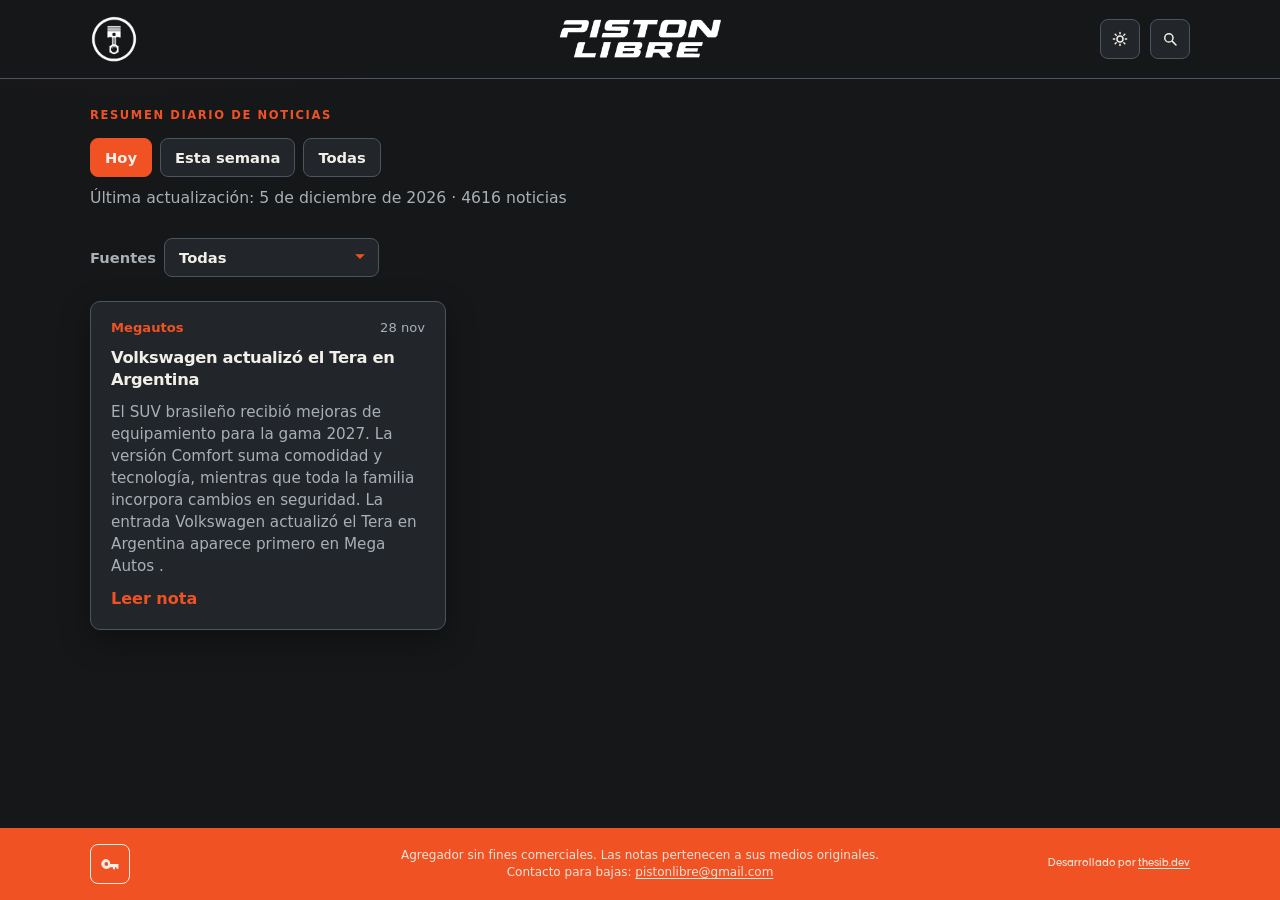
<file: docs/index.html>
<!DOCTYPE html>
<html lang="es" data-theme="dark">
<head>
  <meta charset="utf-8">
  <meta name="viewport" content="width=device-width, initial-scale=1">
  <title>Pistón libre</title>
  <meta name="description" content="Resumen diario de noticias de autos.">
  <link rel="icon" type="image/png" href="favicon.png">
  <script>
    (function () {
      try {
        var t = localStorage.getItem("pm-theme");
        if (t !== "light" && t !== "dark") t = "dark";
        document.documentElement.setAttribute("data-theme", t);
      } catch (e) {
        document.documentElement.setAttribute("data-theme", "dark");
      }
    })();
  </script>
  <link rel="stylesheet" href="style.css">
</head>
<body id="top" data-vista="hoy">
  <header class="site-header">
    <div class="site-header-inner">
      <a class="site-header-logo" href="index.html">
        <img class="logo" src="logo.png" alt="Pistón libre" width="48" height="48">
      </a>
      <a class="site-header-title" href="index.html">
        <img class="lettering" src="lettering.png" alt="Pistón Libre" width="138" height="40">
      </a>
      <div class="site-header-tools">
        <button type="button" class="theme-toggle" id="theme-toggle" aria-label="Cambiar tema">
          <svg class="icon-moon" viewBox="0 0 24 24" aria-hidden="true">
            <path fill="currentColor" d="M15.1 3.2a8.7 8.7 0 1 0 5.7 15.3 9.1 9.1 0 0 1-5.7-15.3Z"/>
          </svg>
          <svg class="icon-sun" viewBox="0 0 24 24" aria-hidden="true">
            <circle cx="12" cy="12" r="4" fill="none" stroke="currentColor" stroke-width="2"/>
            <path fill="none" stroke="currentColor" stroke-width="2" stroke-linecap="round" d="M12 3.2v1.8M12 19v1.8M3.2 12h1.8M19 12h1.8M5.6 5.6l1.3 1.3M17.1 17.1l1.3 1.3M18.4 5.6l-1.3 1.3M6.9 17.1l-1.3 1.3"/>
          </svg>
        </button>
        <form class="header-search" role="search" action="index.html" method="get">
          <label class="visually-hidden" for="busqueda">Buscar noticias</label>
          <input class="header-search-input" id="busqueda" type="search" name="q" placeholder="Buscar noticias" autocomplete="off">
          <button class="header-search-btn" type="submit" aria-label="Buscar">
            <svg viewBox="0 0 24 24" aria-hidden="true">
              <circle cx="10.5" cy="10.5" r="5.5" fill="none" stroke="currentColor" stroke-width="2"/>
              <path d="M15.2 15.2 20 20" fill="none" stroke="currentColor" stroke-width="2" stroke-linecap="round"/>
            </svg>
          </button>
        </form>
      </div>
    </div>
  </header>
  <div class="hero">
    <p class="eyebrow">Resumen diario de noticias</p>
    <nav class="site-nav" aria-label="Secciones">
      <a href="index.html" aria-current="page">Hoy</a>
      <a href="semana.html">Esta semana</a>
      <a href="todas.html">Todas</a>
    </nav>
    <p class="updated" id="updated">Cargando…</p>
  </div>

  <main>
    <div class="filters">
      <label class="filter">
        <span>Fuentes</span>
        <select id="fuente-filtro" aria-label="Filtrar por fuente">
          <option value="Todas">Todas</option>
        </select>
      </label>
    </div>
    <p class="status" id="status" hidden></p>
    <section class="grid" id="grid"></section>
    <div class="pager" id="pager" hidden>
      <button type="button" id="mas">Cargar más</button>
    </div>
  </main>

  <footer>
    <div class="footer-inner">
      <a class="footer-key" href="podcast.html" aria-label="Iniciar sesión">
        <svg viewBox="0 0 24 24" aria-hidden="true">
          <path fill="currentColor" d="M8 6.6a5.4 5.4 0 1 0 4.15 8.85H15.2v2.15h2.25V15.45H19v1.7h2.2V12H12.15A5.4 5.4 0 0 0 8 6.6Zm0 3.35a2.05 2.05 0 1 1 0 4.1 2.05 2.05 0 0 1 0-4.1Z"/>
        </svg>
      </a>
      <p class="footer-legal">Agregador sin fines comerciales. Las notas pertenecen a sus medios originales. Contacto para bajas: <a href="mailto:pistonlibre@gmail.com">pistonlibre@gmail.com</a></p>
      <p class="credit">Desarrollado por <a href="https://thesib.dev" target="_blank" rel="noopener noreferrer">thesib.dev</a></p>
    </div>
  </footer>

  <a class="back-to-top" href="#top" aria-label="Volver arriba">
    <svg viewBox="0 0 24 24" aria-hidden="true">
      <path d="M6 14.5 12 8.5 18 14.5" fill="none" stroke="currentColor" stroke-width="2.2" stroke-linecap="round" stroke-linejoin="round"/>
    </svg>
  </a>
  <script src="site.js"></script>
  <script src="app.js"></script>
</body>
</html>
</file>
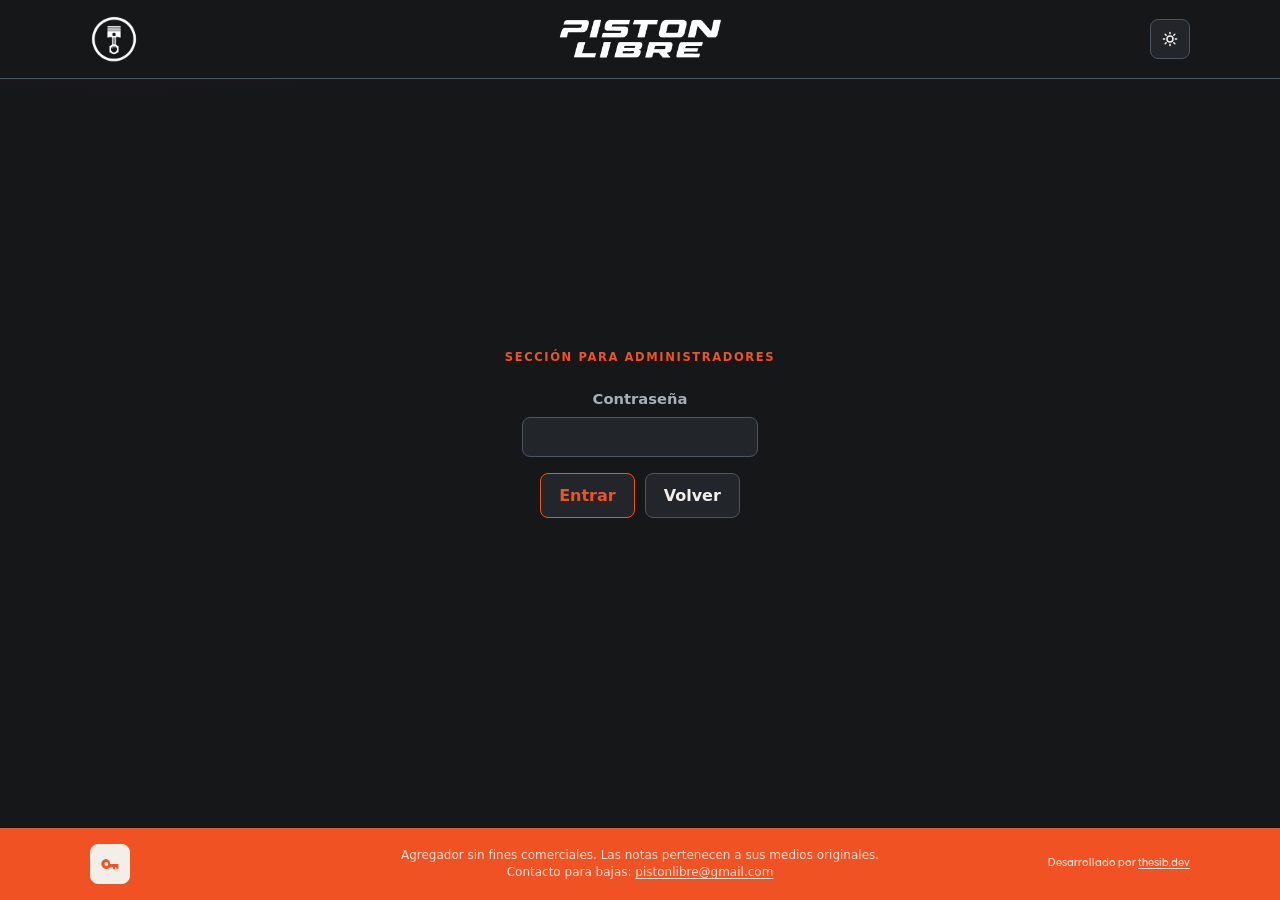
<file: docs/podcast.html>
<!DOCTYPE html>
<html lang="es" data-theme="dark">
<head>
  <meta charset="utf-8">
  <meta name="viewport" content="width=device-width, initial-scale=1">
  <title>Podcast — Pistón libre</title>
  <meta name="description" content="Sección para administradores de Pistón libre.">
  <meta name="robots" content="noindex, nofollow">
  <link rel="icon" type="image/png" href="favicon.png">
  <script>
    (function () {
      try {
        var t = localStorage.getItem("pm-theme");
        if (t !== "light" && t !== "dark") t = "dark";
        document.documentElement.setAttribute("data-theme", t);
      } catch (e) {
        document.documentElement.setAttribute("data-theme", "dark");
      }
    })();
  </script>
  <link rel="stylesheet" href="style.css">
</head>
<body id="top">
  <header class="site-header">
    <div class="site-header-inner">
      <a class="site-header-logo" href="index.html">
        <img class="logo" src="logo.png" alt="Pistón libre" width="48" height="48">
      </a>
      <a class="site-header-title" href="index.html">
        <img class="lettering" src="lettering.png" alt="Pistón Libre" width="138" height="40">
      </a>
      <div class="site-header-tools">
        <button type="button" class="header-logout" id="cerrar-sesion" hidden>Cerrar sesión</button>
        <button type="button" class="theme-toggle" id="theme-toggle" aria-label="Cambiar tema">
          <svg class="icon-moon" viewBox="0 0 24 24" aria-hidden="true">
            <path fill="currentColor" d="M15.1 3.2a8.7 8.7 0 1 0 5.7 15.3 9.1 9.1 0 0 1-5.7-15.3Z"/>
          </svg>
          <svg class="icon-sun" viewBox="0 0 24 24" aria-hidden="true">
            <circle cx="12" cy="12" r="4" fill="none" stroke="currentColor" stroke-width="2"/>
            <path fill="none" stroke="currentColor" stroke-width="2" stroke-linecap="round" d="M12 3.2v1.8M12 19v1.8M3.2 12h1.8M19 12h1.8M5.6 5.6l1.3 1.3M17.1 17.1l1.3 1.3M18.4 5.6l-1.3 1.3M6.9 17.1l-1.3 1.3"/>
          </svg>
        </button>
      </div>
    </div>
  </header>
  <main>
    <div class="admin-login" id="admin-login">
      <p class="eyebrow">Sección para administradores</p>
      <form class="gate" id="gate">
        <label class="filter" for="clave">
          <span>Contraseña</span>
          <input id="clave" name="clave" type="password" autocomplete="current-password" required>
        </label>
        <div class="gate-actions">
          <button type="submit">Entrar</button>
          <a class="gate-back" href="index.html">Volver</a>
        </div>
        <p class="status" id="gate-error" hidden></p>
      </form>
    </div>

    <section id="studio" hidden>
      <div class="filters filters-split">
        <label class="filter">
          <span>Fecha</span>
          <select id="semana-filtro" aria-label="Elegir borrador por fecha"></select>
        </label>
        <div class="filters-end">
          <span class="pill pill-current">Guiones</span>
          <button type="button" class="pill" id="accion-vista" hidden>Ver guion</button>
          <button type="button" class="pill" id="accion-nuevo">Crear nuevo guion</button>
          <button type="button" class="pill pill-current" id="accion-guardar" hidden>Guardar</button>
        </div>
      </div>
      <form class="crear-panel" id="crear-panel" hidden>
        <div id="crear-paso-clave">
          <label class="filter" for="crear-clave">
            <span>Contraseña</span>
            <input id="crear-clave" name="crear-clave" type="password" autocomplete="current-password" required>
          </label>
          <div class="crear-acciones">
            <button type="submit">Continuar</button>
            <button type="button" class="pill" id="crear-volver">Cancelar</button>
          </div>
        </div>
        <div id="crear-paso-extra" hidden>
          <label class="crear-extra" for="crear-extra">
            <span>Indicaciones para este borrador</span>
            <textarea id="crear-extra" name="crear-extra" rows="5" maxlength="4000" placeholder="Opcional: tono, temas a enfatizar, lo que no quieras que salga…"></textarea>
          </label>
          <div class="crear-acciones">
            <button type="button" class="pill" id="crear-enviar">Crear con GPT</button>
            <button type="button" class="pill" id="crear-cerrar">Cancelar</button>
          </div>
        </div>
        <p class="status" id="crear-error" hidden></p>
      </form>
      <p class="status" id="status" hidden></p>
      <article class="guion-card" id="guion"></article>
    </section>
  </main>

  <footer>
    <div class="footer-inner">
      <a class="footer-key" href="podcast.html" aria-label="Iniciar sesión" aria-current="page">
        <svg viewBox="0 0 24 24" aria-hidden="true">
          <path fill="currentColor" d="M8 6.6a5.4 5.4 0 1 0 4.15 8.85H15.2v2.15h2.25V15.45H19v1.7h2.2V12H12.15A5.4 5.4 0 0 0 8 6.6Zm0 3.35a2.05 2.05 0 1 1 0 4.1 2.05 2.05 0 0 1 0-4.1Z"/>
        </svg>
      </a>
      <p class="footer-legal">Agregador sin fines comerciales. Las notas pertenecen a sus medios originales. Contacto para bajas: <a href="mailto:pistonlibre@gmail.com">pistonlibre@gmail.com</a></p>
      <p class="credit">Desarrollado por <a href="https://thesib.dev" target="_blank" rel="noopener noreferrer">thesib.dev</a></p>
    </div>
  </footer>

  <a class="back-to-top" href="#top" aria-label="Volver arriba">
    <svg viewBox="0 0 24 24" aria-hidden="true">
      <path d="M6 14.5 12 8.5 18 14.5" fill="none" stroke="currentColor" stroke-width="2.2" stroke-linecap="round" stroke-linejoin="round"/>
    </svg>
  </a>
  <script src="site.js"></script>
  <script src="podcast.js"></script>
</body>
</html>
</file>
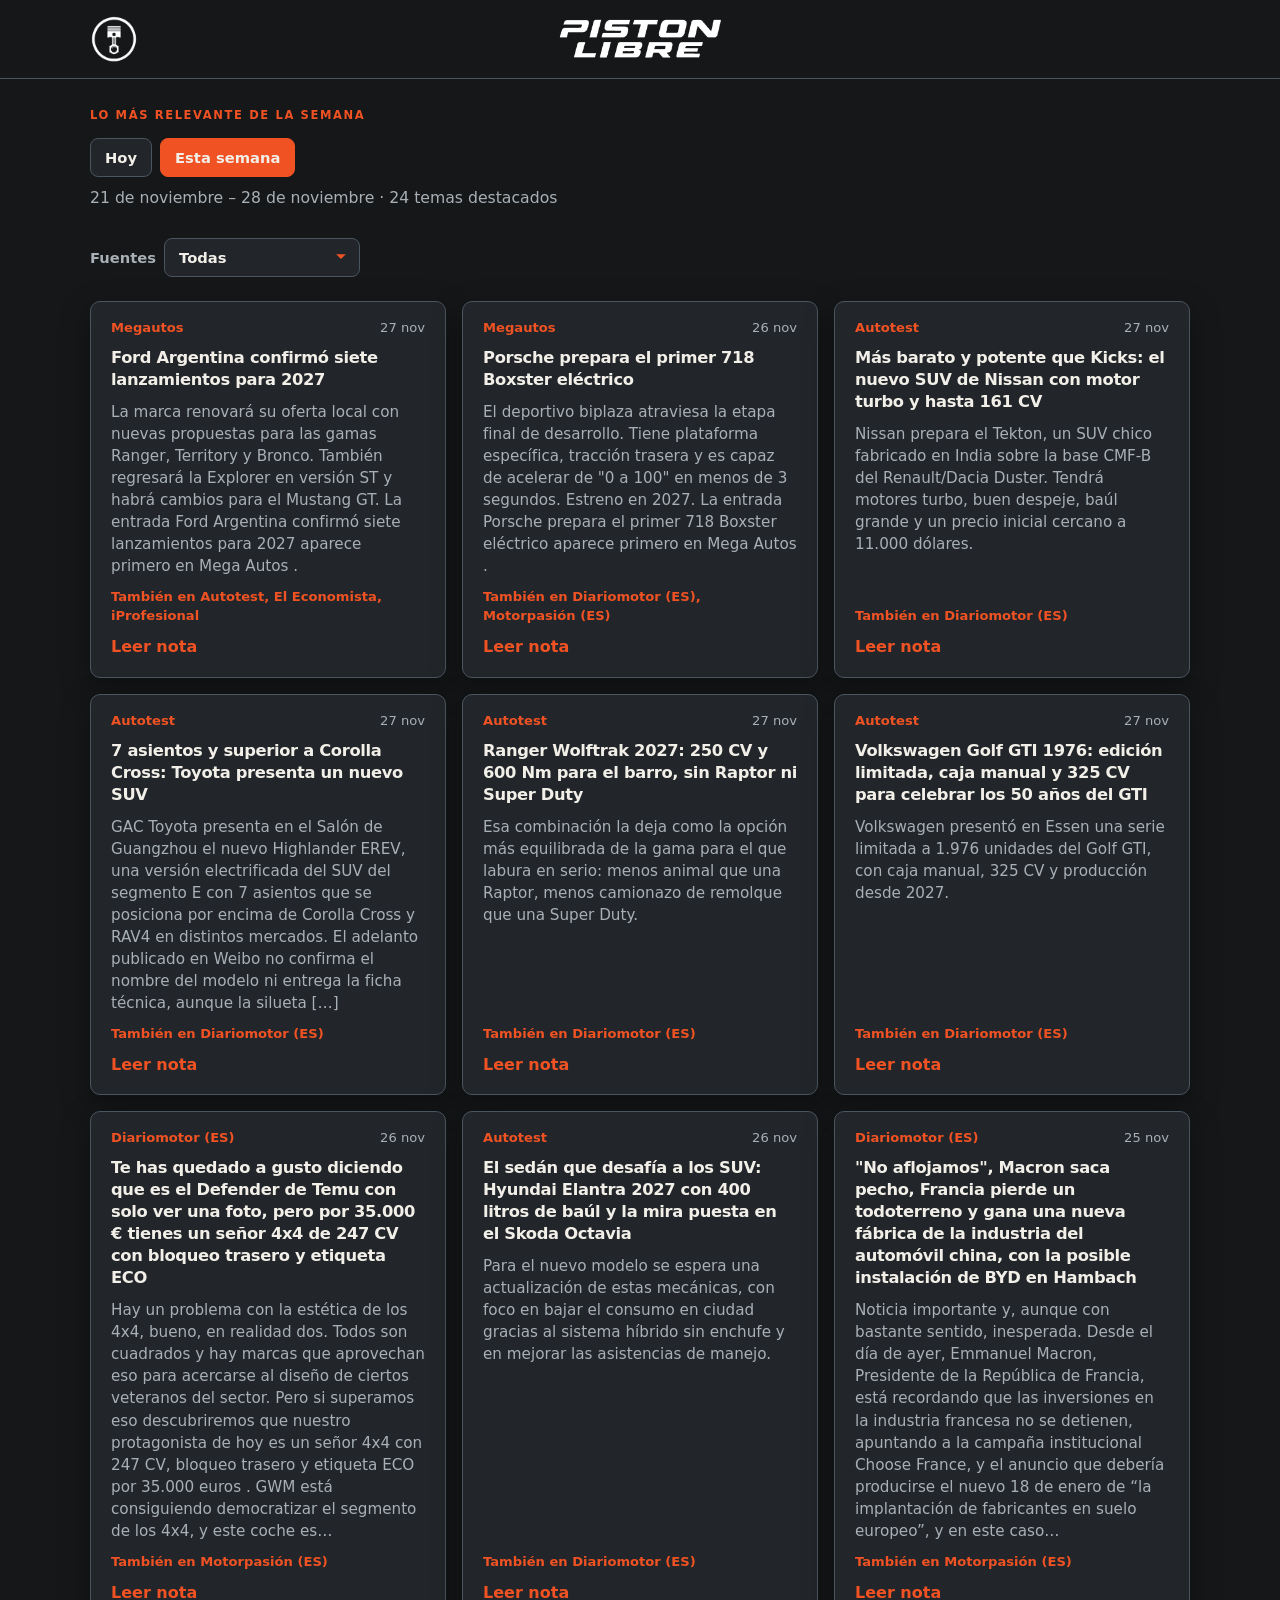
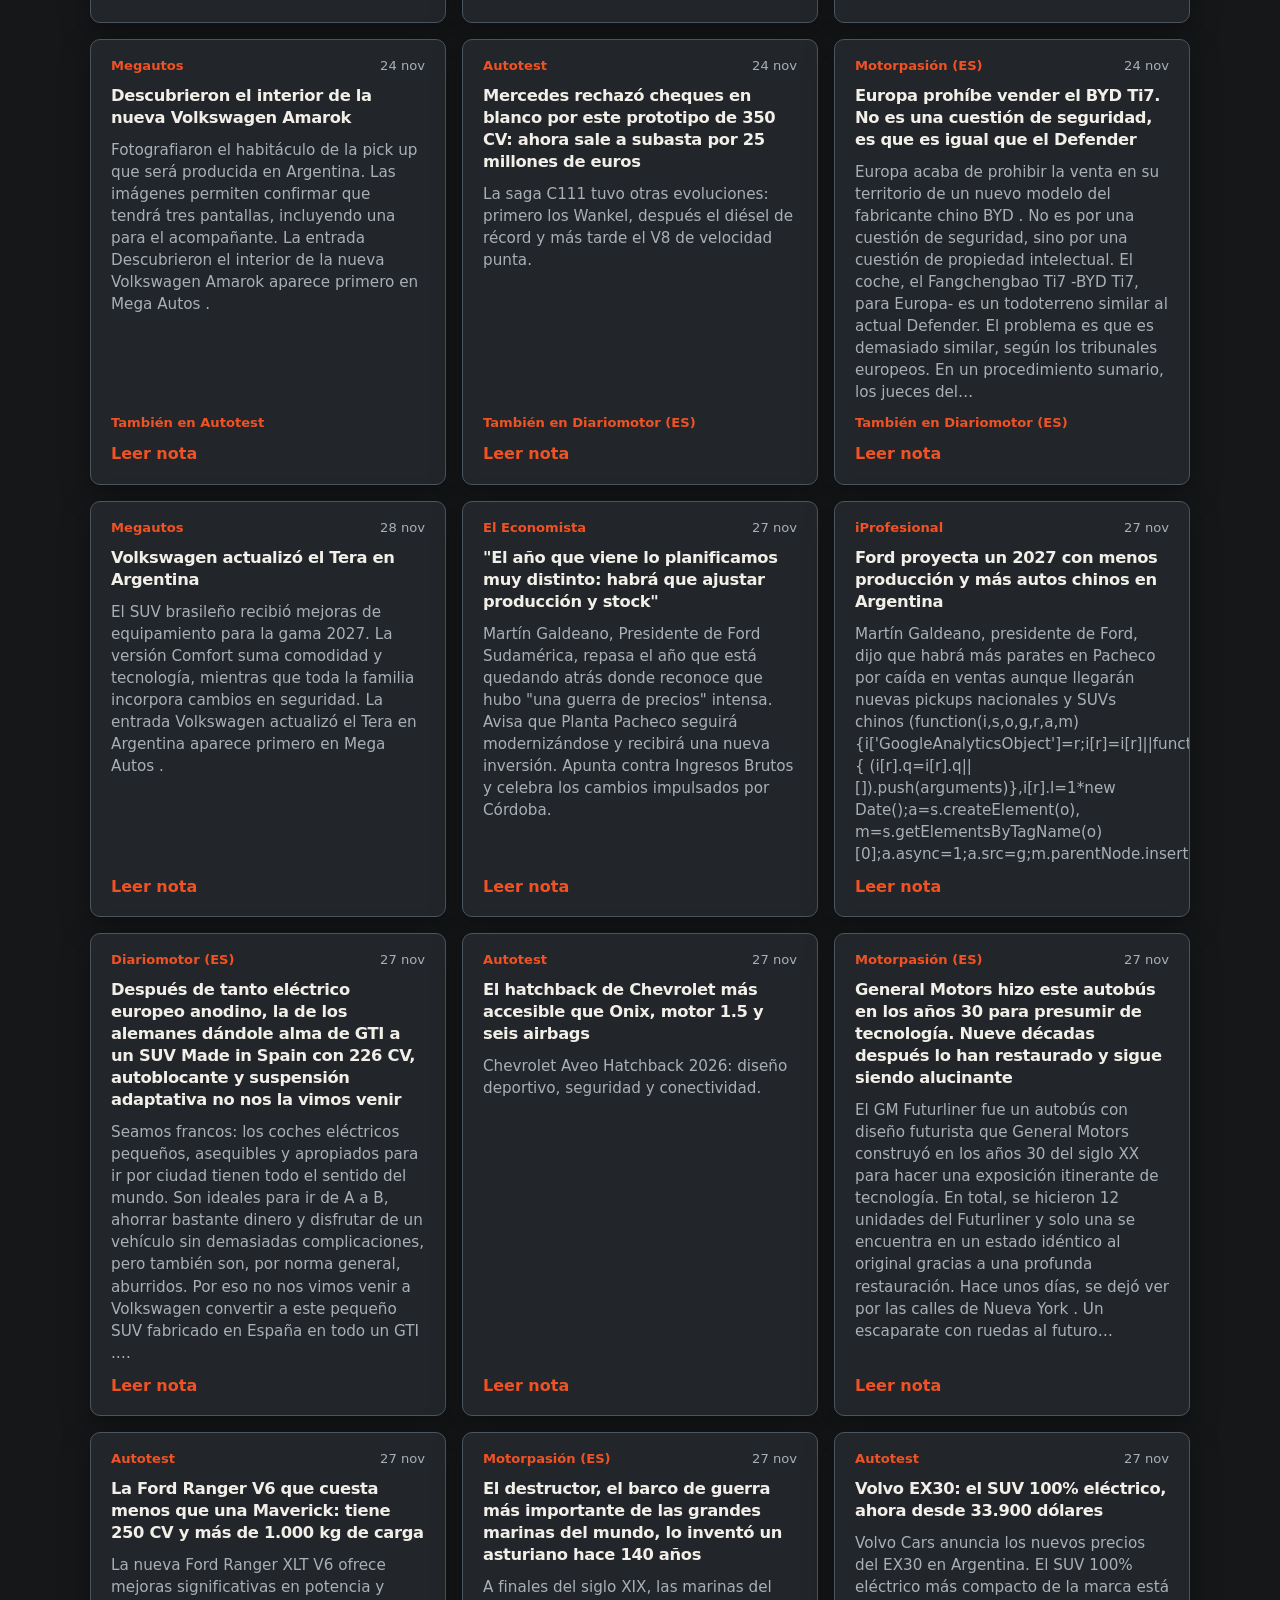
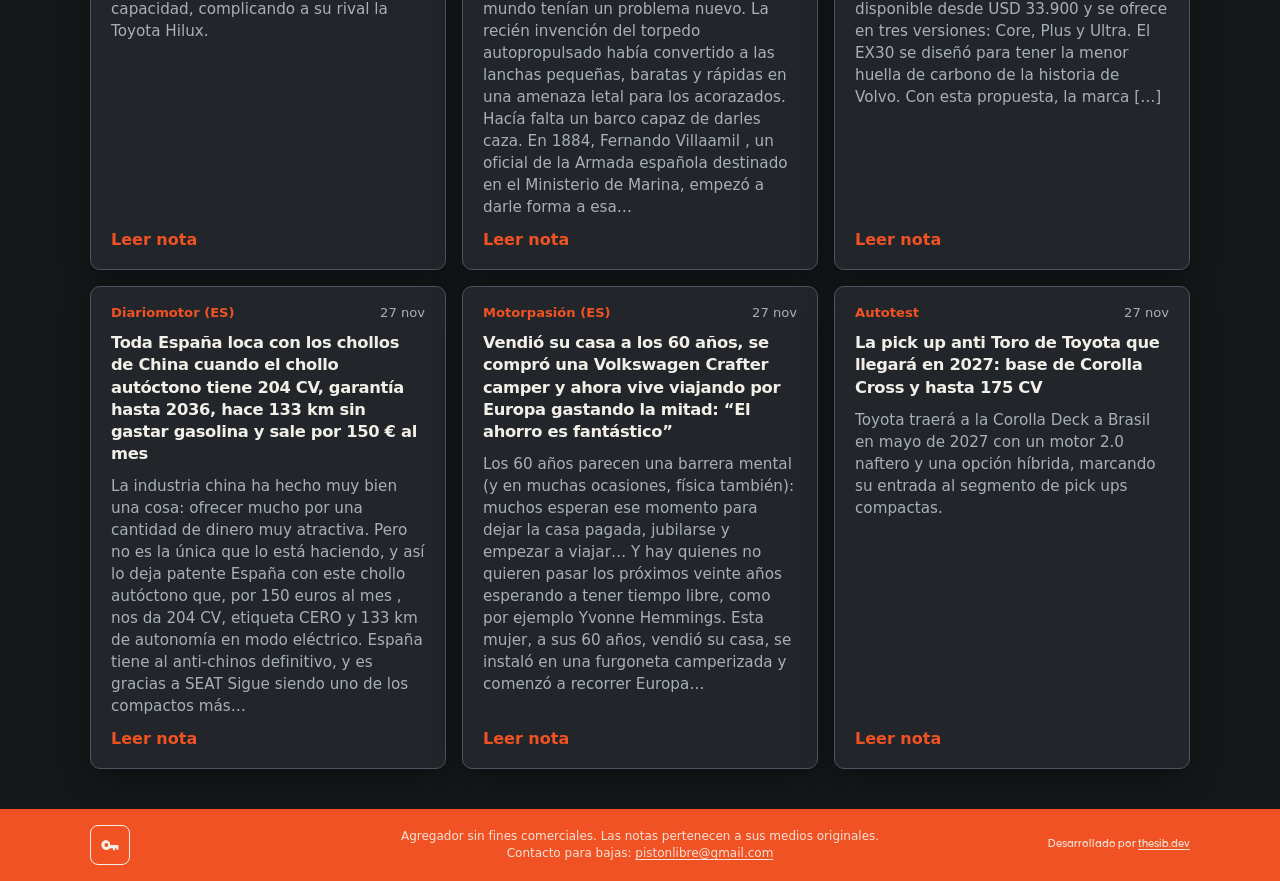
<file: docs/semana.html>
<!DOCTYPE html>
<html lang="es">
<head>
  <meta charset="utf-8">
  <meta name="viewport" content="width=device-width, initial-scale=1">
  <title>Esta semana — Pistón libre</title>
  <meta name="description" content="Lo más relevante de la semana en noticias de autos.">
  <link rel="icon" type="image/png" href="favicon.png">
  <link rel="stylesheet" href="style.css">
</head>
<body id="top">
  <header class="site-header">
    <div class="site-header-inner">
      <a class="site-header-logo" href="index.html">
        <img class="logo" src="logo.png" alt="Pistón libre" width="48" height="48">
      </a>
      <a class="site-header-title" href="index.html">
        <img class="lettering" src="lettering.png" alt="Pistón Libre" width="138" height="40">
      </a>
      <span class="site-header-tools" aria-hidden="true"></span>
    </div>
  </header>
  <div class="hero">
    <p class="eyebrow">Lo más relevante de la semana</p>
    <nav class="site-nav" aria-label="Secciones">
      <a href="index.html">Hoy</a>
      <a href="semana.html" aria-current="page">Esta semana</a>
    </nav>
    <p class="updated" id="updated">Cargando…</p>
  </div>

  <main>
    <div class="filters">
      <label class="filter">
        <span>Fuentes</span>
        <select id="fuente-filtro" aria-label="Filtrar por fuente">
          <option value="Todas">Todas</option>
        </select>
      </label>
    </div>
    <p class="status" id="status" hidden></p>
    <section class="grid" id="grid"></section>
  </main>

  <footer>
    <div class="footer-inner">
      <a class="footer-key" href="podcast.html" aria-label="Iniciar sesión">
        <svg viewBox="0 0 24 24" aria-hidden="true">
          <path fill="currentColor" d="M8 6.6a5.4 5.4 0 1 0 4.15 8.85H15.2v2.15h2.25V15.45H19v1.7h2.2V12H12.15A5.4 5.4 0 0 0 8 6.6Zm0 3.35a2.05 2.05 0 1 1 0 4.1 2.05 2.05 0 0 1 0-4.1Z"/>
        </svg>
      </a>
      <p class="footer-legal">Agregador sin fines comerciales. Las notas pertenecen a sus medios originales. Contacto para bajas: <a href="mailto:pistonlibre@gmail.com">pistonlibre@gmail.com</a></p>
      <p class="credit">Desarrollado por <a href="https://thesib.dev" target="_blank" rel="noopener noreferrer">thesib.dev</a></p>
    </div>
  </footer>

  <a class="back-to-top" href="#top" aria-label="Volver arriba">
    <svg viewBox="0 0 24 24" aria-hidden="true">
      <path d="M6 14.5 12 8.5 18 14.5" fill="none" stroke="currentColor" stroke-width="2.2" stroke-linecap="round" stroke-linejoin="round"/>
    </svg>
  </a>
  <script src="site.js"></script>
  <script src="semana.js"></script>
</body>
</html>
</file>
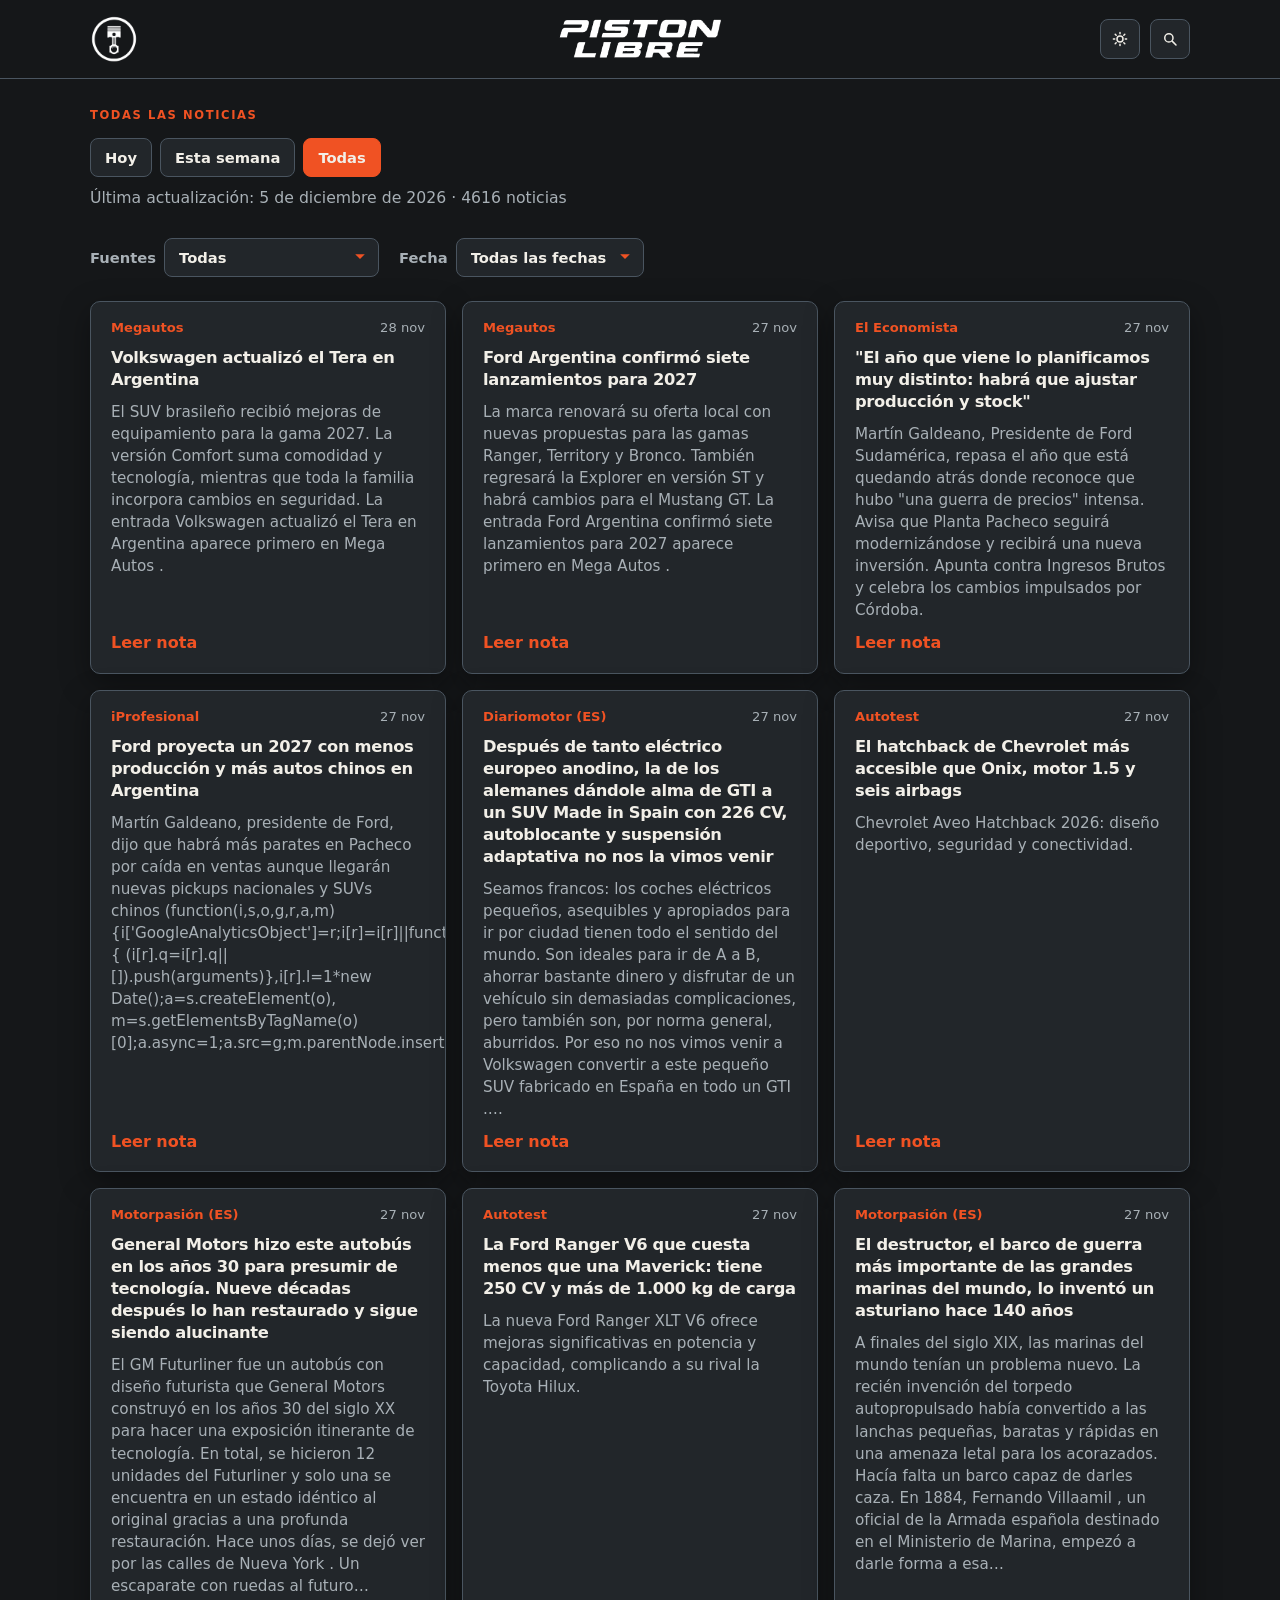
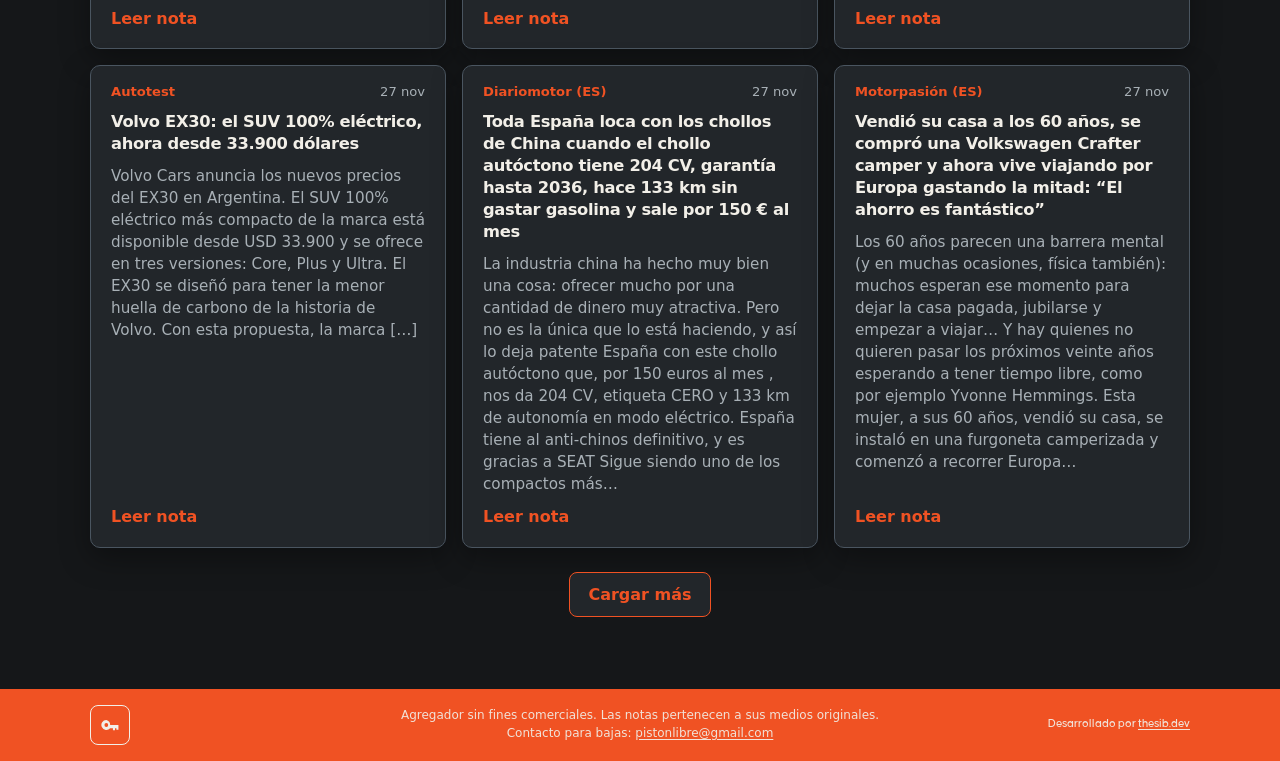
<file: docs/todas.html>
<!DOCTYPE html>
<html lang="es" data-theme="dark">
<head>
  <meta charset="utf-8">
  <meta name="viewport" content="width=device-width, initial-scale=1">
  <title>Todas — Pistón libre</title>
  <meta name="description" content="Todas las noticias de autos.">
  <link rel="icon" type="image/png" href="favicon.png">
  <script>
    (function () {
      try {
        var t = localStorage.getItem("pm-theme");
        if (t !== "light" && t !== "dark") t = "dark";
        document.documentElement.setAttribute("data-theme", t);
      } catch (e) {
        document.documentElement.setAttribute("data-theme", "dark");
      }
    })();
  </script>
  <link rel="stylesheet" href="style.css">
</head>
<body id="top" data-vista="todas">
  <header class="site-header">
    <div class="site-header-inner">
      <a class="site-header-logo" href="index.html">
        <img class="logo" src="logo.png" alt="Pistón libre" width="48" height="48">
      </a>
      <a class="site-header-title" href="index.html">
        <img class="lettering" src="lettering.png" alt="Pistón Libre" width="138" height="40">
      </a>
      <div class="site-header-tools">
        <button type="button" class="theme-toggle" id="theme-toggle" aria-label="Cambiar tema">
          <svg class="icon-moon" viewBox="0 0 24 24" aria-hidden="true">
            <path fill="currentColor" d="M15.1 3.2a8.7 8.7 0 1 0 5.7 15.3 9.1 9.1 0 0 1-5.7-15.3Z"/>
          </svg>
          <svg class="icon-sun" viewBox="0 0 24 24" aria-hidden="true">
            <circle cx="12" cy="12" r="4" fill="none" stroke="currentColor" stroke-width="2"/>
            <path fill="none" stroke="currentColor" stroke-width="2" stroke-linecap="round" d="M12 3.2v1.8M12 19v1.8M3.2 12h1.8M19 12h1.8M5.6 5.6l1.3 1.3M17.1 17.1l1.3 1.3M18.4 5.6l-1.3 1.3M6.9 17.1l-1.3 1.3"/>
          </svg>
        </button>
        <form class="header-search" role="search" action="todas.html" method="get">
          <label class="visually-hidden" for="busqueda">Buscar noticias</label>
          <input class="header-search-input" id="busqueda" type="search" name="q" placeholder="Buscar noticias" autocomplete="off">
          <button class="header-search-btn" type="submit" aria-label="Buscar">
            <svg viewBox="0 0 24 24" aria-hidden="true">
              <circle cx="10.5" cy="10.5" r="5.5" fill="none" stroke="currentColor" stroke-width="2"/>
              <path d="M15.2 15.2 20 20" fill="none" stroke="currentColor" stroke-width="2" stroke-linecap="round"/>
            </svg>
          </button>
        </form>
      </div>
    </div>
  </header>
  <div class="hero">
    <p class="eyebrow">Todas las noticias</p>
    <nav class="site-nav" aria-label="Secciones">
      <a href="index.html">Hoy</a>
      <a href="semana.html">Esta semana</a>
      <a href="todas.html" aria-current="page">Todas</a>
    </nav>
    <p class="updated" id="updated">Cargando…</p>
  </div>

  <main>
    <div class="filters">
      <label class="filter">
        <span>Fuentes</span>
        <select id="fuente-filtro" aria-label="Filtrar por fuente">
          <option value="Todas">Todas</option>
        </select>
      </label>
      <label class="filter">
        <span>Fecha</span>
        <select id="fecha-filtro" aria-label="Filtrar por fecha">
          <option value="todas">Todas las fechas</option>
          <option value="hoy">Hoy</option>
          <option value="ayer">Ayer</option>
          <option value="7d">Últimos 7 días</option>
          <option value="30d">Últimos 30 días</option>
        </select>
      </label>
    </div>
    <p class="status" id="status" hidden></p>
    <section class="grid" id="grid"></section>
    <div class="pager" id="pager" hidden>
      <button type="button" id="mas">Cargar más</button>
    </div>
  </main>

  <footer>
    <div class="footer-inner">
      <a class="footer-key" href="podcast.html" aria-label="Iniciar sesión">
        <svg viewBox="0 0 24 24" aria-hidden="true">
          <path fill="currentColor" d="M8 6.6a5.4 5.4 0 1 0 4.15 8.85H15.2v2.15h2.25V15.45H19v1.7h2.2V12H12.15A5.4 5.4 0 0 0 8 6.6Zm0 3.35a2.05 2.05 0 1 1 0 4.1 2.05 2.05 0 0 1 0-4.1Z"/>
        </svg>
      </a>
      <p class="footer-legal">Agregador sin fines comerciales. Las notas pertenecen a sus medios originales. Contacto para bajas: <a href="mailto:pistonlibre@gmail.com">pistonlibre@gmail.com</a></p>
      <p class="credit">Desarrollado por <a href="https://thesib.dev" target="_blank" rel="noopener noreferrer">thesib.dev</a></p>
    </div>
  </footer>

  <a class="back-to-top" href="#top" aria-label="Volver arriba">
    <svg viewBox="0 0 24 24" aria-hidden="true">
      <path d="M6 14.5 12 8.5 18 14.5" fill="none" stroke="currentColor" stroke-width="2.2" stroke-linecap="round" stroke-linejoin="round"/>
    </svg>
  </a>
  <script src="site.js"></script>
  <script src="app.js"></script>
</body>
</html>
</file>
<file: docs/style.css>
:root {
  color-scheme: dark;
  --bg: #151719;
  --ink: #f2efe8;
  --muted: #a8b0b6;
  --card: #22262a;
  --line: #4a5560;
  --accent: #f05223;
  --accent-soft: #3f2218;
  --accent-deep: #c93d14;
  --on-accent: #f2efe8;
  --glow: #2a1c18;
  --media: #1a1d20;
  --shadow: 0 10px 30px rgba(0, 0, 0, 0.35);
  --radius: 10px;
  --radius-control: 8px;
  --select-chevron: url("data:image/svg+xml,%3Csvg xmlns='http://www.w3.org/2000/svg' width='12' height='8' viewBox='0 0 12 8'%3E%3Cpath fill='%23f05223' d='M1.2 1.2 6 6l4.8-4.8'/%3E%3C/svg%3E");
}

html[data-theme="light"] {
  color-scheme: light;
  --bg: #f3efe6;
  --ink: #161513;
  --muted: #5d5850;
  --card: #fffcf7;
  --line: #c9c2b4;
  --accent: #c44b1b;
  --accent-soft: #f6d9cc;
  --accent-deep: #a63d16;
  --on-accent: #fff;
  --glow: #f7d7c4;
  --media: #e8e0d4;
  --shadow: 0 10px 30px rgba(40, 28, 14, 0.08);
  --select-chevron: url("data:image/svg+xml,%3Csvg xmlns='http://www.w3.org/2000/svg' width='12' height='8' viewBox='0 0 12 8'%3E%3Cpath fill='%23c44b1b' d='M1.2 1.2 6 6l4.8-4.8'/%3E%3C/svg%3E");
}

@font-face {
  font-family: "Causten";
  src: url("fonts/causten-medium.ttf") format("truetype");
  font-weight: 500;
  font-style: normal;
  font-display: swap;
}

* {
  box-sizing: border-box;
}

[hidden] {
  display: none !important;
}

html, body {
  margin: 0;
  padding: 0;
}

.back-to-top {
  display: none;
}

body {
  font-family: "Segoe UI", system-ui, -apple-system, sans-serif;
  color: var(--ink);
  background:
    radial-gradient(1200px 400px at 10% -10%, var(--glow) 0%, transparent 50%),
    var(--bg);
  line-height: 1.45;
  min-height: 100vh;
  display: flex;
  flex-direction: column;
}

.hero, main {
  width: min(1100px, calc(100% - 32px));
  margin-left: auto;
  margin-right: auto;
}

main {
  flex: 1;
  display: flex;
  flex-direction: column;
}

.site-header {
  position: sticky;
  top: 0;
  z-index: 40;
  background: var(--bg);
  border-bottom: 1px solid var(--line);
  transition: background-color 0.2s ease, border-color 0.2s ease;
}

.site-header.is-scrolled {
  background: color-mix(in srgb, var(--bg) 82%, transparent);
  border-bottom-color: transparent;
  backdrop-filter: saturate(1.15) blur(16px);
  -webkit-backdrop-filter: saturate(1.15) blur(16px);
}

.site-header-inner {
  width: min(1100px, calc(100% - 32px));
  margin: 0 auto;
  padding: 12px 0;
  display: grid;
  grid-template-columns: 1fr auto 1fr;
  align-items: center;
  gap: 12px;
}

.site-header-logo {
  justify-self: start;
  display: flex;
  align-items: center;
}

.site-header-title {
  justify-self: center;
  color: inherit;
  text-decoration: none;
  overflow: visible;
}

.site-header-title .lettering {
  display: block;
  height: 54px;
  width: auto;
}

.visually-hidden {
  position: absolute;
  width: 1px;
  height: 1px;
  padding: 0;
  margin: -1px;
  overflow: hidden;
  clip: rect(0, 0, 0, 0);
  white-space: nowrap;
  border: 0;
}

.site-header-tools {
  justify-self: end;
  position: relative;
  display: flex;
  align-items: center;
  justify-content: flex-end;
  gap: 8px;
  min-width: 48px;
}

.header-search {
  display: flex;
  align-items: center;
  justify-content: flex-end;
  border-radius: var(--radius-control);
}

.header-search.is-open:focus-within {
  box-shadow: 0 0 0 2px var(--accent);
}

.header-search-input {
  width: 0;
  height: 40px;
  padding: 0;
  border: 1px solid transparent;
  border-radius: var(--radius-control) 0 0 var(--radius-control);
  background: var(--card);
  color: var(--ink);
  font: inherit;
  font-size: 0.92rem;
  opacity: 0;
  pointer-events: none;
  transition: width 0.18s ease, opacity 0.18s ease, padding 0.18s ease, border-color 0.18s ease;
}

.header-search.is-open .header-search-input {
  width: min(220px, 42vw);
  padding: 0 10px 0 14px;
  border-color: var(--line);
  border-right: 0;
  opacity: 1;
  pointer-events: auto;
}

.header-search-input:focus,
.header-search-input:focus-visible,
.header-search-btn:focus,
.header-search-btn:focus-visible {
  outline: none;
}

.header-search-btn {
  display: inline-flex;
  align-items: center;
  justify-content: center;
  flex-shrink: 0;
  width: 40px;
  height: 40px;
  padding: 0;
  border: 1px solid var(--line);
  border-radius: var(--radius-control);
  background: var(--card);
  color: var(--ink);
  cursor: pointer;
}

.header-search.is-open .header-search-btn {
  border-radius: 0 var(--radius-control) var(--radius-control) 0;
  border-left: 0;
}

.header-search-btn svg {
  width: 18px;
  height: 18px;
  display: block;
}

.header-search-btn:hover,
.header-search-btn:focus-visible {
  color: var(--accent);
}

.header-logout {
  display: inline-flex;
  align-items: center;
  height: 40px;
  padding: 0 14px;
  border: 1px solid var(--line);
  border-radius: var(--radius-control);
  background: var(--card);
  color: var(--ink);
  font: inherit;
  font-size: 0.86rem;
  font-weight: 700;
  cursor: pointer;
  white-space: nowrap;
}

.header-logout:hover,
.header-logout:focus-visible {
  border-color: var(--accent);
  color: var(--accent);
}

.theme-toggle {
  display: inline-flex;
  align-items: center;
  justify-content: center;
  flex-shrink: 0;
  width: 40px;
  height: 40px;
  padding: 0;
  border: 1px solid var(--line);
  border-radius: var(--radius-control);
  background: var(--card);
  color: var(--ink);
  cursor: pointer;
}

.theme-toggle svg {
  width: 18px;
  height: 18px;
  display: block;
}

.theme-toggle .icon-moon {
  display: none;
}

html[data-theme="light"] .theme-toggle .icon-moon {
  display: block;
}

html[data-theme="light"] .theme-toggle .icon-sun {
  display: none;
}

.theme-toggle:hover,
.theme-toggle:focus-visible {
  color: var(--accent);
  border-color: var(--accent);
}

.logo,
.lettering {
  filter: invert(1) brightness(1.08);
}

html[data-theme="light"] .logo,
html[data-theme="light"] .lettering {
  filter: none;
}

.hero {
  padding: 28px 0 20px;
}

.logo {
  width: 48px;
  height: 48px;
  flex-shrink: 0;
  display: block;
}

.eyebrow {
  margin: 0 0 4px;
  letter-spacing: 0.14em;
  text-transform: uppercase;
  font-size: 0.72rem;
  color: var(--accent);
  font-weight: 700;
}

h1 {
  margin: 0;
  font-size: clamp(2rem, 6vw, 3.4rem);
  letter-spacing: -0.04em;
  line-height: 0.95;
}

.updated {
  margin: 10px 0 0;
  color: var(--muted);
  font-size: 0.98rem;
}

.site-nav {
  display: flex;
  gap: 8px;
  margin-top: 14px;
}

.site-nav a {
  display: inline-flex;
  align-items: center;
  border: 1px solid var(--line);
  background: var(--card);
  color: var(--ink);
  border-radius: var(--radius-control);
  padding: 8px 14px;
  font-size: 0.92rem;
  font-weight: 700;
  text-decoration: none;
}

.site-nav a:hover,
.site-nav a:focus-visible {
  border-color: var(--accent);
  color: var(--accent);
}

.site-nav a[aria-current="page"] {
  background: var(--accent);
  border-color: var(--accent);
  color: var(--on-accent);
}

.menciones {
  margin: 0;
  color: var(--accent);
  font-size: 0.82rem;
  font-weight: 700;
}

.filters {
  display: flex;
  align-items: center;
  gap: 12px 20px;
  flex-wrap: wrap;
  padding: 8px 0 24px;
}

.filters-split {
  justify-content: space-between;
}

.filters-end {
  display: flex;
  align-items: center;
  gap: 8px;
  margin-left: auto;
}

.crear-panel {
  background: var(--card);
  border: 1px solid var(--line);
  border-radius: var(--radius);
  box-shadow: var(--shadow);
  padding: 20px 22px 22px;
  margin: 0 0 24px;
  display: flex;
  flex-direction: column;
  gap: 16px;
}

.crear-acciones {
  display: flex;
  flex-wrap: wrap;
  align-items: center;
  gap: 8px;
  margin-top: 12px;
}

.crear-acciones button[type="submit"] {
  border: 1px solid var(--accent);
  background: var(--accent);
  color: var(--on-accent);
  border-radius: var(--radius-control);
  padding: 10px 18px;
  font: inherit;
  font-weight: 700;
  cursor: pointer;
}

.crear-extra {
  display: flex;
  flex-direction: column;
  gap: 8px;
  color: var(--muted);
  font-size: 0.92rem;
  font-weight: 600;
}

.crear-extra textarea {
  width: 100%;
  border: 1px solid var(--line);
  background: var(--bg);
  color: var(--ink);
  border-radius: var(--radius);
  padding: 12px 14px;
  font: inherit;
  font-weight: 500;
  resize: vertical;
  min-height: 120px;
}

.crear-extra textarea:focus-visible {
  outline: 3px solid var(--accent-soft);
  outline-offset: 2px;
  border-color: var(--accent);
}

.filter {
  display: flex;
  align-items: center;
  gap: 8px;
  color: var(--muted);
  font-size: 0.92rem;
  font-weight: 600;
}

.filter select {
  appearance: none;
  border: 1px solid var(--line);
  background: var(--card) var(--select-chevron) no-repeat right 12px center;
  color: var(--ink);
  border-radius: var(--radius-control);
  padding: 8px 36px 8px 14px;
  font: inherit;
  font-size: 0.92rem;
  font-weight: 600;
  cursor: pointer;
  max-width: min(100%, 360px);
}

.filter select:focus-visible {
  outline: 3px solid var(--accent-soft);
  outline-offset: 2px;
  border-color: var(--accent);
}

.status {
  background: var(--card);
  border: 1px solid var(--line);
  border-radius: var(--radius);
  padding: 16px 18px;
  color: var(--muted);
}

.grid {
  display: grid;
  grid-template-columns: repeat(auto-fill, minmax(280px, 1fr));
  gap: 16px;
  padding-bottom: 16px;
}

.card {
  background: var(--card);
  border: 1px solid var(--line);
  border-radius: var(--radius);
  box-shadow: var(--shadow);
  display: flex;
  flex-direction: column;
  overflow: hidden;
  min-height: 220px;
}

.card-media {
  display: block;
  aspect-ratio: 16 / 9;
  background: var(--media);
  overflow: hidden;
}

.card-media img {
  width: 100%;
  height: 100%;
  object-fit: cover;
  display: block;
}

.card-body {
  display: flex;
  flex-direction: column;
  gap: 10px;
  padding: 16px 20px 18px;
  flex: 1;
}

.pager {
  display: flex;
  justify-content: center;
  padding: 8px 0 48px;
}

.pager button {
  border: 1px solid var(--accent);
  background: var(--card);
  color: var(--accent);
  border-radius: var(--radius-control);
  padding: 10px 18px;
  font: inherit;
  font-weight: 700;
  cursor: pointer;
}

.pager button:hover,
.pager button:focus-visible {
  background: var(--accent);
  color: var(--on-accent);
}

.meta {
  display: flex;
  justify-content: space-between;
  gap: 12px;
  color: var(--muted);
  font-size: 0.82rem;
}

.fuente {
  font-weight: 700;
  color: var(--accent);
}

.card h2 {
  margin: 0;
  font-size: 1.02rem;
  letter-spacing: -0.02em;
  line-height: 1.35;
}

.resumen {
  margin: 0;
  color: var(--muted);
  font-size: 0.95rem;
  flex: 1;
}

.leer {
  color: var(--accent);
  font-weight: 700;
  text-decoration: none;
  width: fit-content;
}

.leer:hover,
.leer:focus-visible {
  text-decoration: underline;
}

footer {
  margin-top: 24px;
  background: var(--accent);
  color: var(--on-accent);
}

.footer-inner {
  width: min(1100px, calc(100% - 32px));
  margin: 0 auto;
  padding: 16px 0;
  display: grid;
  grid-template-columns: 1fr auto 1fr;
  align-items: center;
  gap: 12px 20px;
}

.footer-inner p {
  margin: 0;
  font-size: 0.75rem;
  line-height: 1.45;
  opacity: 0.92;
}

.footer-legal {
  max-width: 64ch;
  text-align: center;
}

.footer-inner .credit {
  justify-self: end;
  text-align: right;
  font-family: "Causten", "Segoe UI", sans-serif;
  font-weight: 500;
  white-space: nowrap;
}

.footer-key {
  justify-self: start;
  display: inline-flex;
  align-items: center;
  justify-content: center;
  width: 40px;
  height: 40px;
  flex-shrink: 0;
  border: 1px solid var(--on-accent);
  border-radius: var(--radius-control);
  color: var(--on-accent);
  background: transparent;
  text-decoration: none;
}

.footer-key svg {
  width: 22px;
  height: 22px;
  display: block;
}

.footer-inner a.footer-key {
  text-decoration: none;
  opacity: 1;
}

.footer-inner a.footer-key:hover,
.footer-inner a.footer-key:focus-visible,
.footer-inner a.footer-key[aria-current="page"] {
  background: var(--on-accent);
  color: var(--accent);
  opacity: 1;
}

.admin-login {
  flex: 1;
  display: flex;
  flex-direction: column;
  align-items: center;
  justify-content: center;
  text-align: center;
  padding: 48px 0 64px;
  min-height: min(60vh, 520px);
}

.admin-login .eyebrow {
  margin: 0 0 22px;
}

.admin-login .filter {
  flex-direction: column;
  align-items: center;
}

.admin-login .filter input {
  min-width: 240px;
}

.gate {
  display: flex;
  flex-direction: column;
  flex-wrap: nowrap;
  align-items: center;
  gap: 16px;
  padding: 0;
}

.gate-actions {
  display: flex;
  align-items: center;
  justify-content: center;
  gap: 10px;
}

.gate-back {
  display: inline-flex;
  align-items: center;
  border: 1px solid var(--line);
  background: var(--card);
  color: var(--ink);
  border-radius: var(--radius-control);
  padding: 10px 18px;
  font-size: 1rem;
  font-weight: 700;
  text-decoration: none;
}

.gate-back:hover,
.gate-back:focus-visible {
  border-color: var(--accent);
  color: var(--accent);
}

.gate .filter input {
  appearance: none;
  border: 1px solid var(--line);
  background: var(--card);
  color: var(--ink);
  border-radius: var(--radius-control);
  padding: 8px 14px;
  font: inherit;
  font-size: 0.92rem;
  font-weight: 600;
  min-width: 180px;
}

.gate .filter input:focus-visible {
  outline: 3px solid var(--accent-soft);
  outline-offset: 2px;
  border-color: var(--accent);
}

.pill,
.gate button {
  border: 1px solid var(--accent);
  background: var(--card);
  color: var(--accent);
  border-radius: var(--radius-control);
  padding: 10px 18px;
  font: inherit;
  font-weight: 700;
  cursor: pointer;
}

.pill:disabled {
  opacity: 0.6;
  cursor: wait;
}

.pill:hover,
.pill:focus-visible,
.gate button:hover,
.gate button:focus-visible {
  background: var(--accent);
  color: var(--on-accent);
}

.pill-current {
  background: var(--accent);
  color: var(--on-accent);
  cursor: default;
}

.pill-current:hover,
.pill-current:focus-visible {
  background: var(--accent);
  color: var(--on-accent);
}

.guion-card {
  background: var(--card);
  border: 1px solid var(--line);
  border-radius: var(--radius);
  box-shadow: var(--shadow);
  padding: 24px 28px 32px;
  margin-bottom: 48px;
}

.guion-card h1 {
  font-size: clamp(1.6rem, 4vw, 2.2rem);
  margin: 0 0 8px;
}

.guion-card h2 {
  margin: 28px 0 10px;
  font-size: 1.15rem;
  letter-spacing: -0.02em;
}

.guion-card h3 {
  margin: 18px 0 8px;
  font-size: 1rem;
  color: var(--accent);
}

.guion-card p,
.guion-card li {
  color: var(--ink);
  font-size: 1rem;
  line-height: 1.55;
}

.guion-card ul {
  margin: 0 0 12px;
  padding-left: 1.2em;
}

.guion-card a {
  color: var(--accent);
}

.footer-inner a {
  color: var(--on-accent);
  text-decoration: underline;
  text-underline-offset: 2px;
}

.footer-inner a:hover,
.footer-inner a:focus-visible {
  opacity: 0.85;
}

@media (max-width: 860px) {
  .header-logout {
    font-size: 0;
  }

  .header-logout::after {
    content: "Salir";
    font-size: 0.82rem;
  }
}

@media (max-width: 640px) {
  .hero {
    padding-top: 20px;
  }

  .site-header-inner {
    padding: 10px 0;
    gap: 8px;
  }

  .logo {
    width: 40px;
    height: 40px;
  }

  .site-header-title .lettering {
    height: 42px;
    transition: height 0.18s ease;
  }

  .site-header.is-search-open .site-header-inner {
    grid-template-columns: auto minmax(0, 1fr) auto;
  }

  .site-header.is-search-open .site-header-title {
    justify-self: start;
  }

  .site-header.is-search-open .lettering {
    height: 34px;
  }

  .site-header-tools {
    min-width: 40px;
  }

  .header-search-btn,
  .header-search-input,
  .theme-toggle {
    height: 36px;
  }

  .header-search-btn,
  .theme-toggle {
    width: 36px;
  }

  .header-search.is-open .header-search-input {
    width: min(150px, 38vw);
    padding: 0 8px 0 12px;
  }

  .header-logout {
    height: 36px;
    padding: 0 10px;
    font-size: 0;
  }

  .header-logout::after {
    content: "Salir";
    font-size: 0.78rem;
  }

  .footer-inner {
    grid-template-columns: auto 1fr auto;
    padding-right: 56px;
  }

  .footer-legal {
    max-width: none;
  }

  .footer-inner .credit {
    white-space: normal;
  }

  .filters {
    flex-direction: column;
    align-items: stretch;
    gap: 14px;
  }

  .filter {
    width: 100%;
    flex-direction: column;
    align-items: stretch;
    gap: 6px;
  }

  .admin-login {
    min-height: min(56vh, 480px);
    padding: 28px 0 40px;
  }

  .admin-login .filter {
    width: auto;
    align-items: center;
  }

  .admin-login .filter input {
    width: min(260px, calc(100vw - 48px));
    min-width: 0;
  }

  .filter select {
    width: 100%;
    max-width: none;
  }

  .card {
    min-height: 0;
  }

  html {
    scroll-behavior: smooth;
  }

  .back-to-top {
    display: flex;
    align-items: center;
    justify-content: center;
    position: fixed;
    right: 16px;
    bottom: 20px;
    z-index: 30;
    width: 48px;
    height: 48px;
    border-radius: var(--radius-control);
    background: var(--accent);
    color: var(--on-accent);
    box-shadow: var(--shadow);
    text-decoration: none;
    opacity: 0;
    visibility: hidden;
    pointer-events: none;
    transition: opacity 0.2s ease, visibility 0.2s ease;
  }

  .back-to-top.is-visible {
    opacity: 1;
    visibility: visible;
    pointer-events: auto;
  }

  .back-to-top svg {
    width: 22px;
    height: 22px;
  }

  .back-to-top:hover,
  .back-to-top:focus-visible {
    background: var(--accent-deep);
  }
}
</file>
